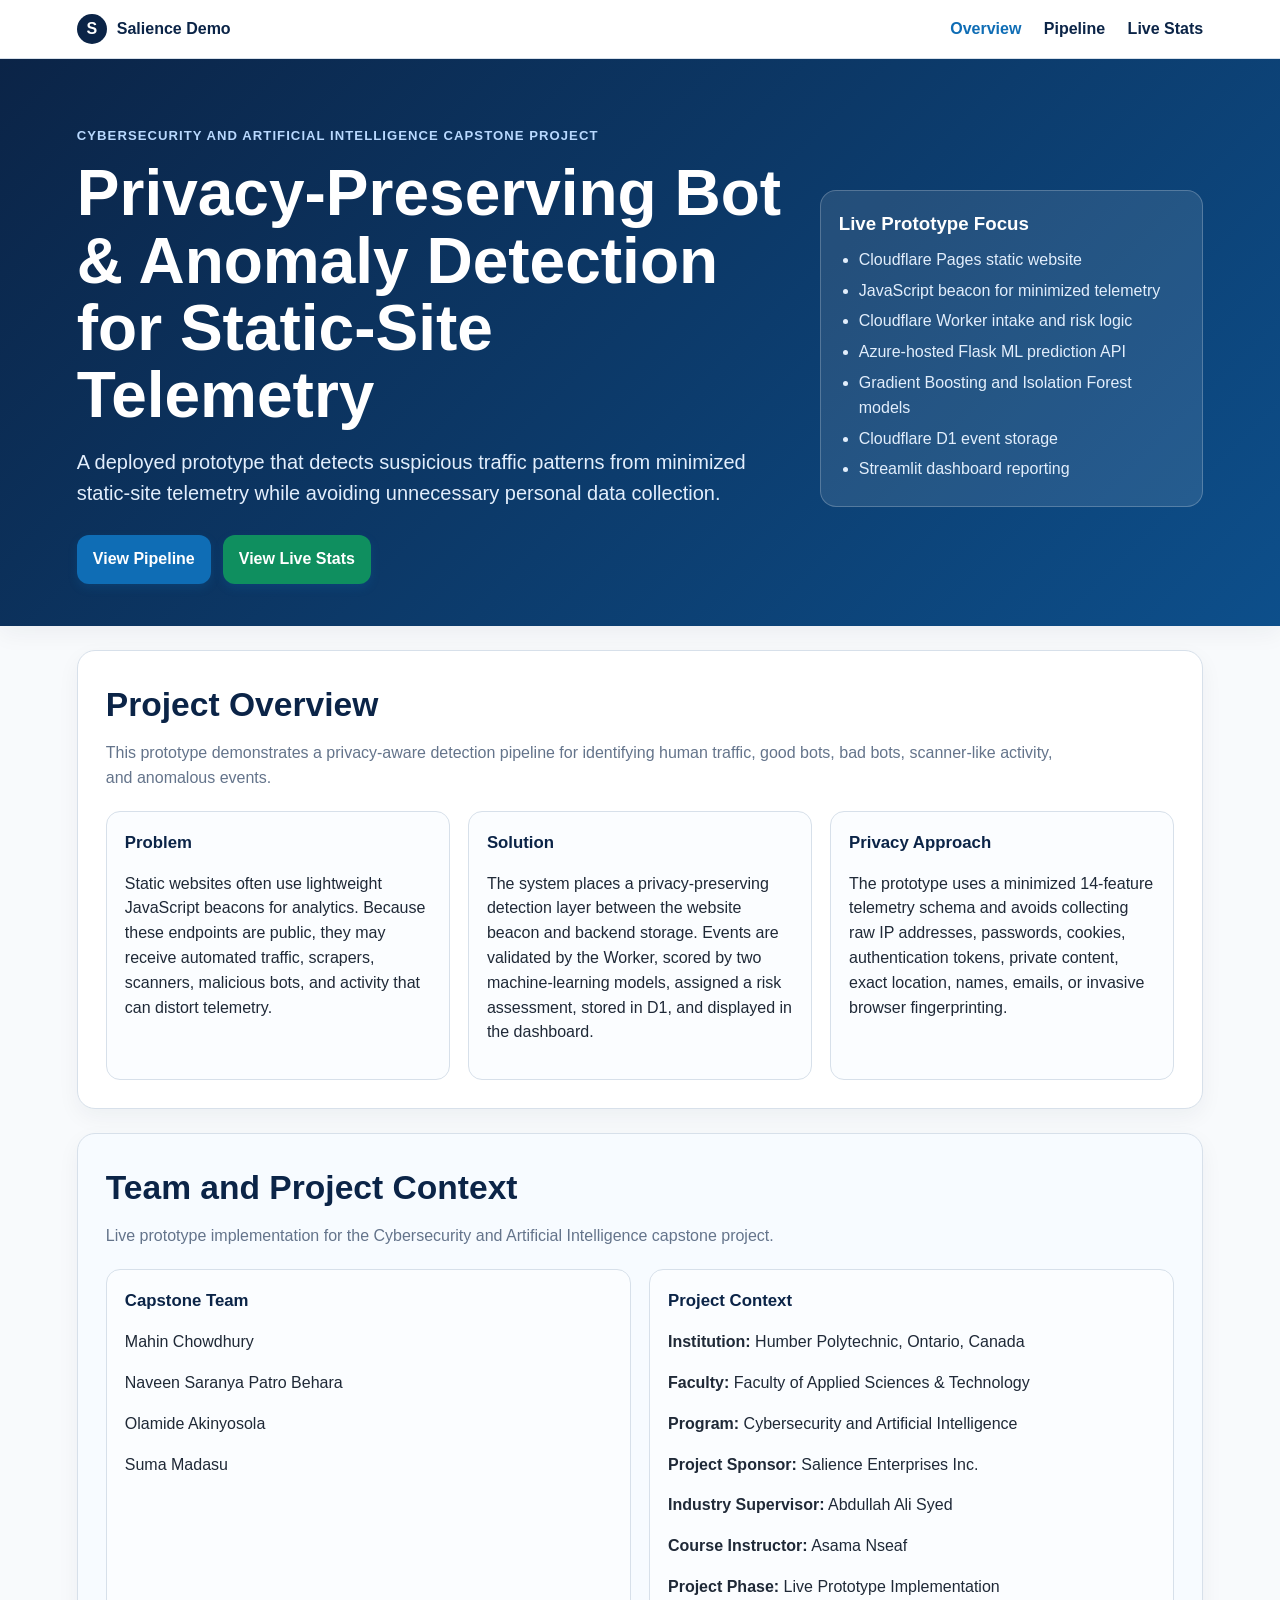
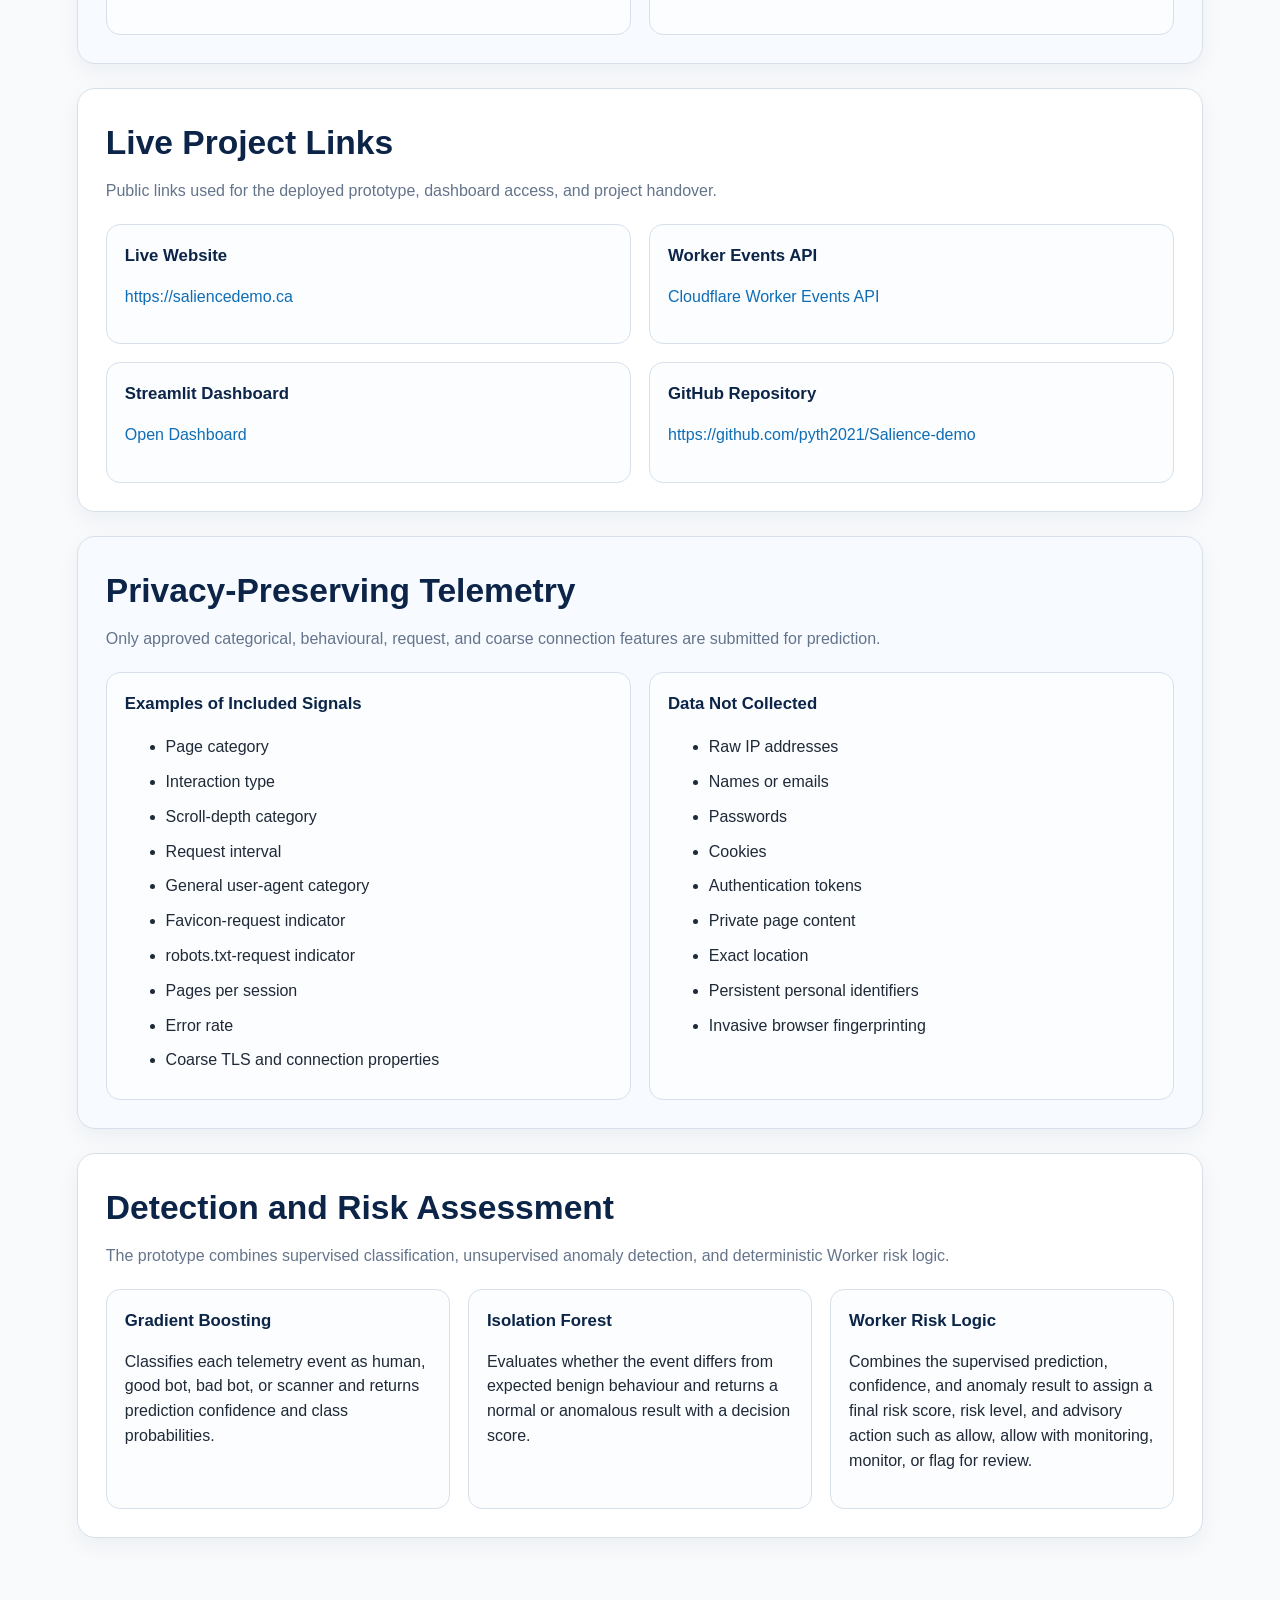
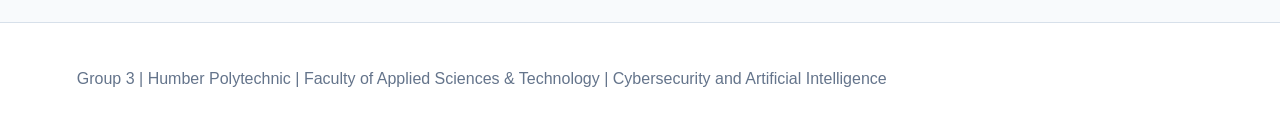
<file: index.html>
<!DOCTYPE html>
<html lang="en">
<head>
  <meta charset="UTF-8" />
  <meta name="viewport" content="width=device-width, initial-scale=1.0" />

  <title>Salience Demo | Privacy-Preserving Bot Detection</title>

  <meta
    name="description"
    content="A privacy-preserving cybersecurity and machine-learning system for detecting bots, scanners, and anomalous traffic on static websites using minimized telemetry."
  />

  <meta
    property="og:title"
    content="Privacy-Preserving Bot & Anomaly Detection for Static-Site Telemetry"
  />

  <meta
    property="og:description"
    content="A privacy-preserving cybersecurity and machine-learning system for detecting bots, scanners, and anomalous traffic on static websites using minimized telemetry."
  />

  <meta
    property="og:type"
    content="website"
  />

  <meta
    property="og:url"
    content="https://saliencedemo.ca/"
  />

  <meta
    property="og:image"
    content="https://saliencedemo.ca/assets/linkedin-preview.png"
  />

  <link rel="stylesheet" href="assets/styles.css" />
</head>
<body>
  <header class="site-header">
    <nav class="navbar">
      <div class="brand">
        <span class="brand-mark">S</span>
        <span>Salience Demo</span>
      </div>

      <div class="nav-links">
        <a class="active" href="index.html">Overview</a>
        <a href="pipeline.html">Pipeline</a>
        <a href="live-stats.html">Live Stats</a>
      </div>
    </nav>
  </header>

  <main>
    <section class="hero">
      <div class="container hero-grid">
        <div>
          <p class="eyebrow">
            Cybersecurity and Artificial Intelligence Capstone Project
          </p>

          <h1>
            Privacy-Preserving Bot &amp; Anomaly Detection for Static-Site Telemetry
          </h1>

          <p class="hero-text">
            A deployed prototype that detects suspicious traffic patterns from
            minimized static-site telemetry while avoiding unnecessary personal
            data collection.
          </p>

          <div class="hero-actions">
            <a class="button primary" href="pipeline.html">
              View Pipeline
            </a>

            <a class="button secondary" href="live-stats.html">
              View Live Stats
            </a>
          </div>
        </div>

        <div class="hero-card">
          <h3>Live Prototype Focus</h3>

          <ul>
            <li>Cloudflare Pages static website</li>
            <li>JavaScript beacon for minimized telemetry</li>
            <li>Cloudflare Worker intake and risk logic</li>
            <li>Azure-hosted Flask ML prediction API</li>
            <li>Gradient Boosting and Isolation Forest models</li>
            <li>Cloudflare D1 event storage</li>
            <li>Streamlit dashboard reporting</li>
          </ul>
        </div>
      </div>
    </section>

    <section class="section">
      <div class="container">
        <h2>Project Overview</h2>

        <p class="section-subtitle">
          This prototype demonstrates a privacy-aware detection pipeline for
          identifying human traffic, good bots, bad bots, scanner-like activity,
          and anomalous events.
        </p>

        <div class="cards-grid three-column">
          <div class="card">
            <h3>Problem</h3>

            <p>
              Static websites often use lightweight JavaScript beacons for
              analytics. Because these endpoints are public, they may receive
              automated traffic, scrapers, scanners, malicious bots, and activity
              that can distort telemetry.
            </p>
          </div>

          <div class="card">
            <h3>Solution</h3>

            <p>
              The system places a privacy-preserving detection layer between the
              website beacon and backend storage. Events are validated by the
              Worker, scored by two machine-learning models, assigned a risk
              assessment, stored in D1, and displayed in the dashboard.
            </p>
          </div>

          <div class="card">
            <h3>Privacy Approach</h3>

            <p>
              The prototype uses a minimized 14-feature telemetry schema and
              avoids collecting raw IP addresses, passwords, cookies,
              authentication tokens, private content, exact location, names,
              emails, or invasive browser fingerprinting.
            </p>
          </div>
        </div>
      </div>
    </section>

    <section class="section light">
      <div class="container">
        <h2>Team and Project Context</h2>

        <p class="section-subtitle">
          Live prototype implementation for the Cybersecurity and Artificial
          Intelligence capstone project.
        </p>

        <div class="cards-grid two-column">
          <div class="card">
            <h3>Capstone Team</h3>

            <p>Mahin Chowdhury</p>
            <p>Naveen Saranya Patro Behara</p>
            <p>Olamide Akinyosola</p>
            <p>Suma Madasu</p>
          </div>

          <div class="card">
            <h3>Project Context</h3>

            <p>
              <strong>Institution:</strong>
              Humber Polytechnic, Ontario, Canada
            </p>

            <p>
              <strong>Faculty:</strong>
              Faculty of Applied Sciences &amp; Technology
            </p>

            <p>
              <strong>Program:</strong>
              Cybersecurity and Artificial Intelligence
            </p>

            <p>
              <strong>Project Sponsor:</strong>
              Salience Enterprises Inc.
            </p>

            <p>
              <strong>Industry Supervisor:</strong>
              Abdullah Ali Syed
            </p>

            <p>
              <strong>Course Instructor:</strong>
              Asama Nseaf
            </p>

            <p>
              <strong>Project Phase:</strong>
              Live Prototype Implementation
            </p>
          </div>
        </div>
      </div>
    </section>

    <section class="section">
      <div class="container">
        <h2>Live Project Links</h2>

        <p class="section-subtitle">
          Public links used for the deployed prototype, dashboard access, and
          project handover.
        </p>

        <div class="cards-grid two-column">
          <div class="card">
            <h3>Live Website</h3>

            <p>
              <a
                href="https://saliencedemo.ca"
                target="_blank"
                rel="noopener noreferrer"
              >
                https://saliencedemo.ca
              </a>
            </p>
          </div>

          <div class="card">
            <h3>Worker Events API</h3>

            <p>
              <a
                href="https://salience-beacon-worker.mahin0710.workers.dev/events"
                target="_blank"
                rel="noopener noreferrer"
              >
                Cloudflare Worker Events API
              </a>
            </p>
          </div>

          <div class="card">
            <h3>Streamlit Dashboard</h3>

            <p>
              <a
                href="https://salience-demo-we5wxbfsagmuuzj3vyjvog.streamlit.app/"
                target="_blank"
                rel="noopener noreferrer"
              >
                Open Dashboard
              </a>
            </p>
          </div>

          <div class="card">
            <h3>GitHub Repository</h3>

            <p>
              <a
                href="https://github.com/pyth2021/Salience-demo"
                target="_blank"
                rel="noopener noreferrer"
              >
                https://github.com/pyth2021/Salience-demo
              </a>
            </p>
          </div>
        </div>
      </div>
    </section>

    <section class="section light">
      <div class="container">
        <h2>Privacy-Preserving Telemetry</h2>

        <p class="section-subtitle">
          Only approved categorical, behavioural, request, and coarse connection
          features are submitted for prediction.
        </p>

        <div class="cards-grid two-column">
          <div class="card">
            <h3>Examples of Included Signals</h3>

            <ul>
              <li>Page category</li>
              <li>Interaction type</li>
              <li>Scroll-depth category</li>
              <li>Request interval</li>
              <li>General user-agent category</li>
              <li>Favicon-request indicator</li>
              <li>robots.txt-request indicator</li>
              <li>Pages per session</li>
              <li>Error rate</li>
              <li>Coarse TLS and connection properties</li>
            </ul>
          </div>

          <div class="card">
            <h3>Data Not Collected</h3>

            <ul>
              <li>Raw IP addresses</li>
              <li>Names or emails</li>
              <li>Passwords</li>
              <li>Cookies</li>
              <li>Authentication tokens</li>
              <li>Private page content</li>
              <li>Exact location</li>
              <li>Persistent personal identifiers</li>
              <li>Invasive browser fingerprinting</li>
            </ul>
          </div>
        </div>
      </div>
    </section>

    <section class="section">
      <div class="container">
        <h2>Detection and Risk Assessment</h2>

        <p class="section-subtitle">
          The prototype combines supervised classification, unsupervised anomaly
          detection, and deterministic Worker risk logic.
        </p>

        <div class="cards-grid three-column">
          <div class="card">
            <h3>Gradient Boosting</h3>

            <p>
              Classifies each telemetry event as human, good bot, bad bot, or
              scanner and returns prediction confidence and class probabilities.
            </p>
          </div>

          <div class="card">
            <h3>Isolation Forest</h3>

            <p>
              Evaluates whether the event differs from expected benign behaviour
              and returns a normal or anomalous result with a decision score.
            </p>
          </div>

          <div class="card">
            <h3>Worker Risk Logic</h3>

            <p>
              Combines the supervised prediction, confidence, and anomaly result
              to assign a final risk score, risk level, and advisory action such
              as allow, allow with monitoring, monitor, or flag for review.
            </p>
          </div>
        </div>
      </div>
    </section>
  </main>

  <footer class="site-footer">
    <div class="container">
      <p>
        Group 3 | Humber Polytechnic | Faculty of Applied Sciences &amp;
        Technology | Cybersecurity and Artificial Intelligence
      </p>
    </div>
  </footer>

  <script src="assets/beacon.js"></script>
</body>
</html>
</file>
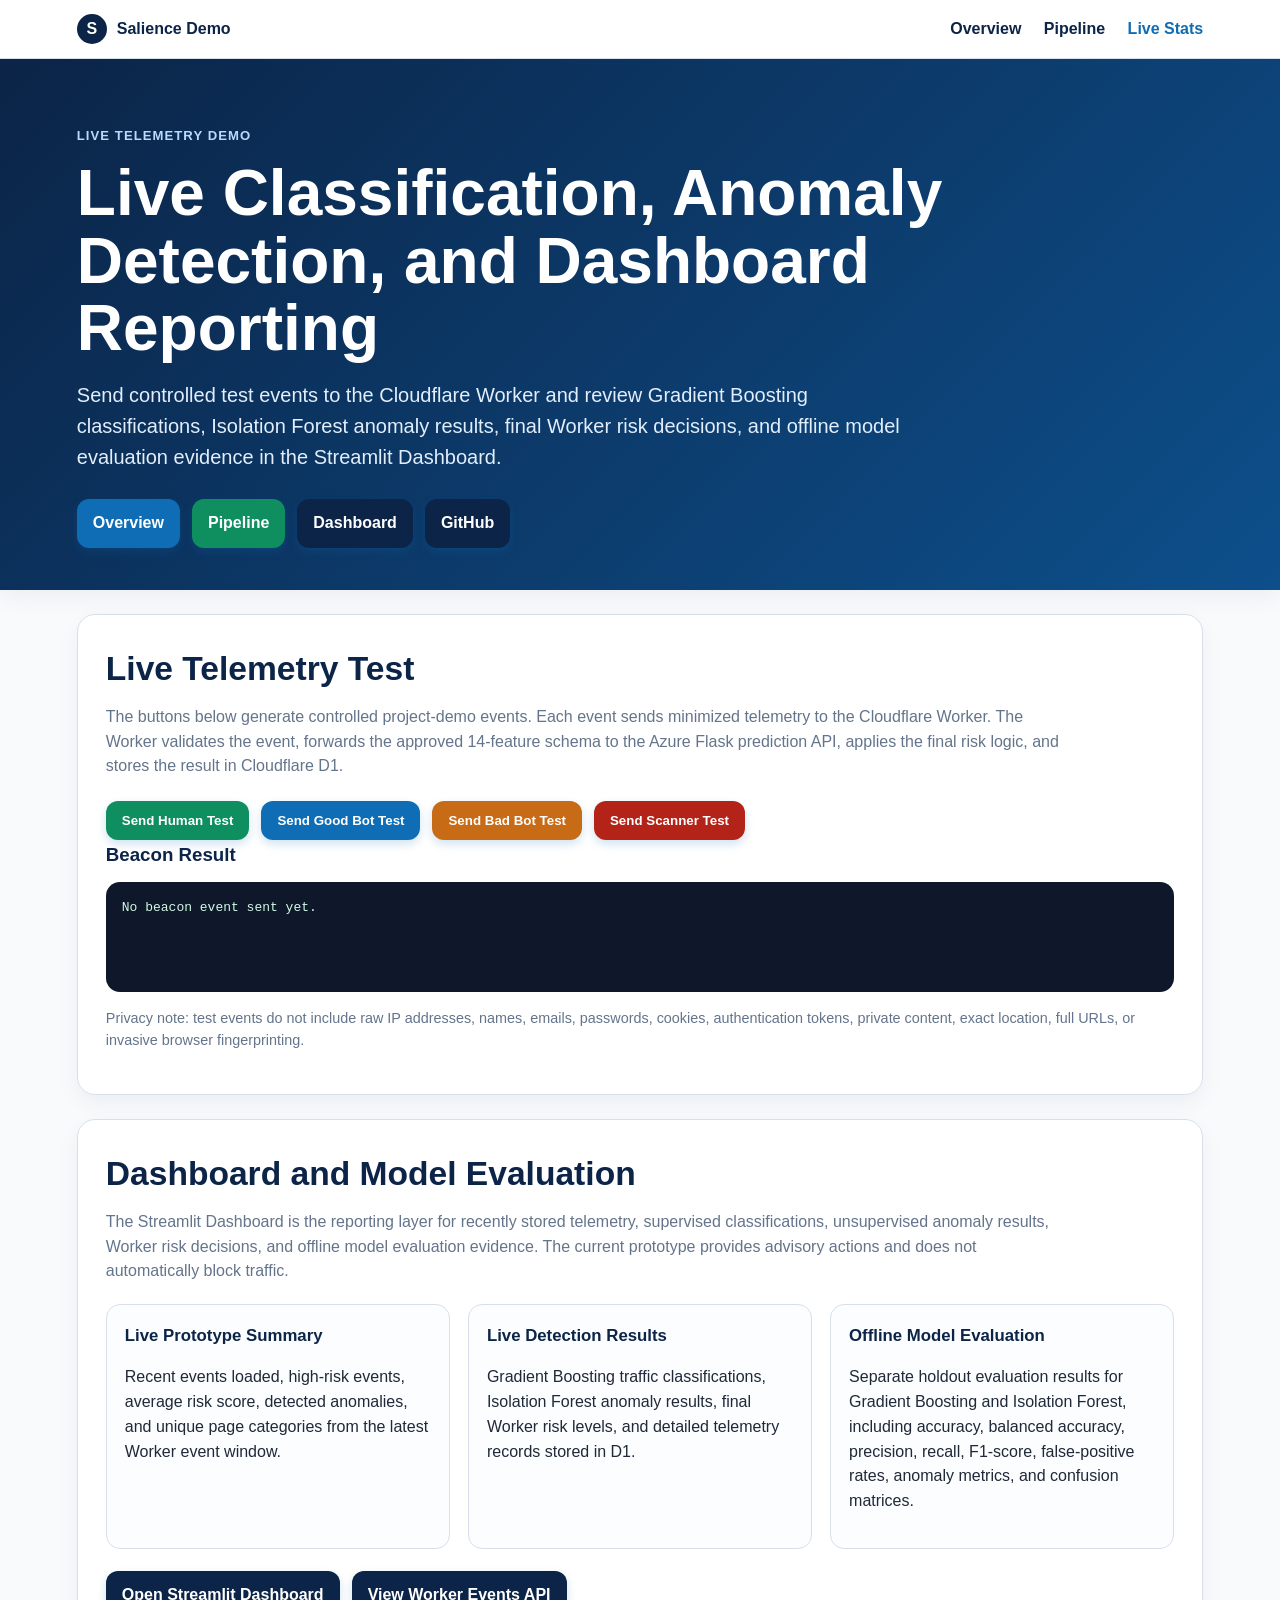
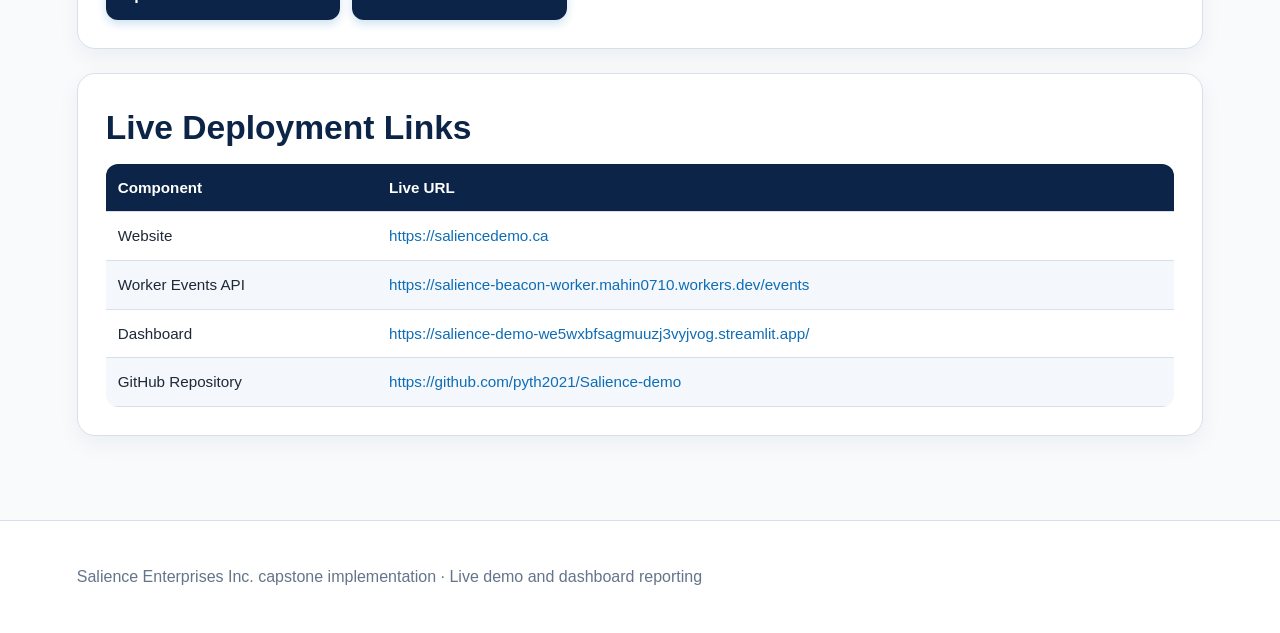
<file: live-stats.html>
<!DOCTYPE html>
<html lang="en">
<head>
  <meta charset="UTF-8" />
  <meta name="viewport" content="width=device-width, initial-scale=1.0" />
  <title>Live Stats | Salience Bot Detection</title>
  <link rel="stylesheet" href="assets/styles.css" />
</head>

<body>
  <header class="site-header">
    <nav class="navbar">
      <div class="brand">
        <span class="brand-mark">S</span>
        <span>Salience Demo</span>
      </div>

      <div class="nav-links">
        <a href="index.html">Overview</a>
        <a href="pipeline.html">Pipeline</a>
        <a class="active" href="live-stats.html">Live Stats</a>
      </div>
    </nav>
  </header>

  <main>
    <section class="hero">
      <div class="container">
        <p class="eyebrow">Live Telemetry Demo</p>

        <h1>Live Classification, Anomaly Detection, and Dashboard Reporting</h1>

        <p class="hero-text">
          Send controlled test events to the Cloudflare Worker and review Gradient Boosting
          classifications, Isolation Forest anomaly results, final Worker risk decisions,
          and offline model evaluation evidence in the Streamlit Dashboard.
        </p>

        <div class="hero-actions">
          <a class="button primary" href="index.html">Overview</a>

          <a class="button secondary" href="pipeline.html">Pipeline</a>

          <a
            class="button-link"
            href="https://salience-demo-we5wxbfsagmuuzj3vyjvog.streamlit.app/"
            target="_blank"
            rel="noopener noreferrer"
          >
            Dashboard
          </a>

          <a
            class="button-link"
            href="https://github.com/pyth2021/Salience-demo"
            target="_blank"
            rel="noopener noreferrer"
          >
            GitHub
          </a>
        </div>
      </div>
    </section>

    <section class="section">
      <div class="container">
        <h2>Live Telemetry Test</h2>

        <p class="section-lead">
          The buttons below generate controlled project-demo events. Each event sends
          minimized telemetry to the Cloudflare Worker. The Worker validates the event,
          forwards the approved 14-feature schema to the Azure Flask prediction API,
          applies the final risk logic, and stores the result in Cloudflare D1.
        </p>

        <div class="button-row">
          <button id="humanButton" class="secondary">
            Send Human Test
          </button>

          <button id="goodBotButton">
            Send Good Bot Test
          </button>

          <button id="badBotButton" class="warning">
            Send Bad Bot Test
          </button>

          <button id="scannerButton" class="danger">
            Send Scanner Test
          </button>
        </div>

        <h3>Beacon Result</h3>

        <pre id="result">No beacon event sent yet.</pre>

        <p class="small">
          Privacy note: test events do not include raw IP addresses, names, emails,
          passwords, cookies, authentication tokens, private content, exact location,
          full URLs, or invasive browser fingerprinting.
        </p>
      </div>
    </section>

    <section class="section">
      <div class="container">
        <h2>Dashboard and Model Evaluation</h2>

        <p class="section-lead">
          The Streamlit Dashboard is the reporting layer for recently stored telemetry,
          supervised classifications, unsupervised anomaly results, Worker risk decisions,
          and offline model evaluation evidence. The current prototype provides advisory
          actions and does not automatically block traffic.
        </p>

        <div class="grid-3">
          <div class="card">
            <h3>Live Prototype Summary</h3>

            <p>
              Recent events loaded, high-risk events, average risk score, detected
              anomalies, and unique page categories from the latest Worker event window.
            </p>
          </div>

          <div class="card">
            <h3>Live Detection Results</h3>

            <p>
              Gradient Boosting traffic classifications, Isolation Forest anomaly results,
              final Worker risk levels, and detailed telemetry records stored in D1.
            </p>
          </div>

          <div class="card">
            <h3>Offline Model Evaluation</h3>

            <p>
              Separate holdout evaluation results for Gradient Boosting and Isolation
              Forest, including accuracy, balanced accuracy, precision, recall, F1-score,
              false-positive rates, anomaly metrics, and confusion matrices.
            </p>
          </div>
        </div>

        <div class="button-row">
          <a
            class="button-link"
            href="https://salience-demo-we5wxbfsagmuuzj3vyjvog.streamlit.app/"
            target="_blank"
            rel="noopener noreferrer"
          >
            Open Streamlit Dashboard
          </a>

          <a
            class="button-link"
            href="https://salience-beacon-worker.mahin0710.workers.dev/events"
            target="_blank"
            rel="noopener noreferrer"
          >
            View Worker Events API
          </a>
        </div>
      </div>
    </section>

    <section class="section">
      <div class="container">
        <h2>Live Deployment Links</h2>

        <table>
          <thead>
            <tr>
              <th>Component</th>
              <th>Live URL</th>
            </tr>
          </thead>

          <tbody>
            <tr>
              <td>Website</td>

              <td>
                <a
                  href="https://saliencedemo.ca"
                  target="_blank"
                  rel="noopener noreferrer"
                >
                  https://saliencedemo.ca
                </a>
              </td>
            </tr>

            <tr>
              <td>Worker Events API</td>

              <td>
                <a
                  href="https://salience-beacon-worker.mahin0710.workers.dev/events"
                  target="_blank"
                  rel="noopener noreferrer"
                >
                  https://salience-beacon-worker.mahin0710.workers.dev/events
                </a>
              </td>
            </tr>

            <tr>
              <td>Dashboard</td>

              <td>
                <a
                  href="https://salience-demo-we5wxbfsagmuuzj3vyjvog.streamlit.app/"
                  target="_blank"
                  rel="noopener noreferrer"
                >
                  https://salience-demo-we5wxbfsagmuuzj3vyjvog.streamlit.app/
                </a>
              </td>
            </tr>

            <tr>
              <td>GitHub Repository</td>

              <td>
                <a
                  href="https://github.com/pyth2021/Salience-demo"
                  target="_blank"
                  rel="noopener noreferrer"
                >
                  https://github.com/pyth2021/Salience-demo
                </a>
              </td>
            </tr>
          </tbody>
        </table>
      </div>
    </section>
  </main>

  <footer class="site-footer">
    <div class="container">
      <p>
        Salience Enterprises Inc. capstone implementation · Live demo and dashboard reporting
      </p>
    </div>
  </footer>

  <script src="assets/beacon.js"></script>
</body>
</html>
</file>
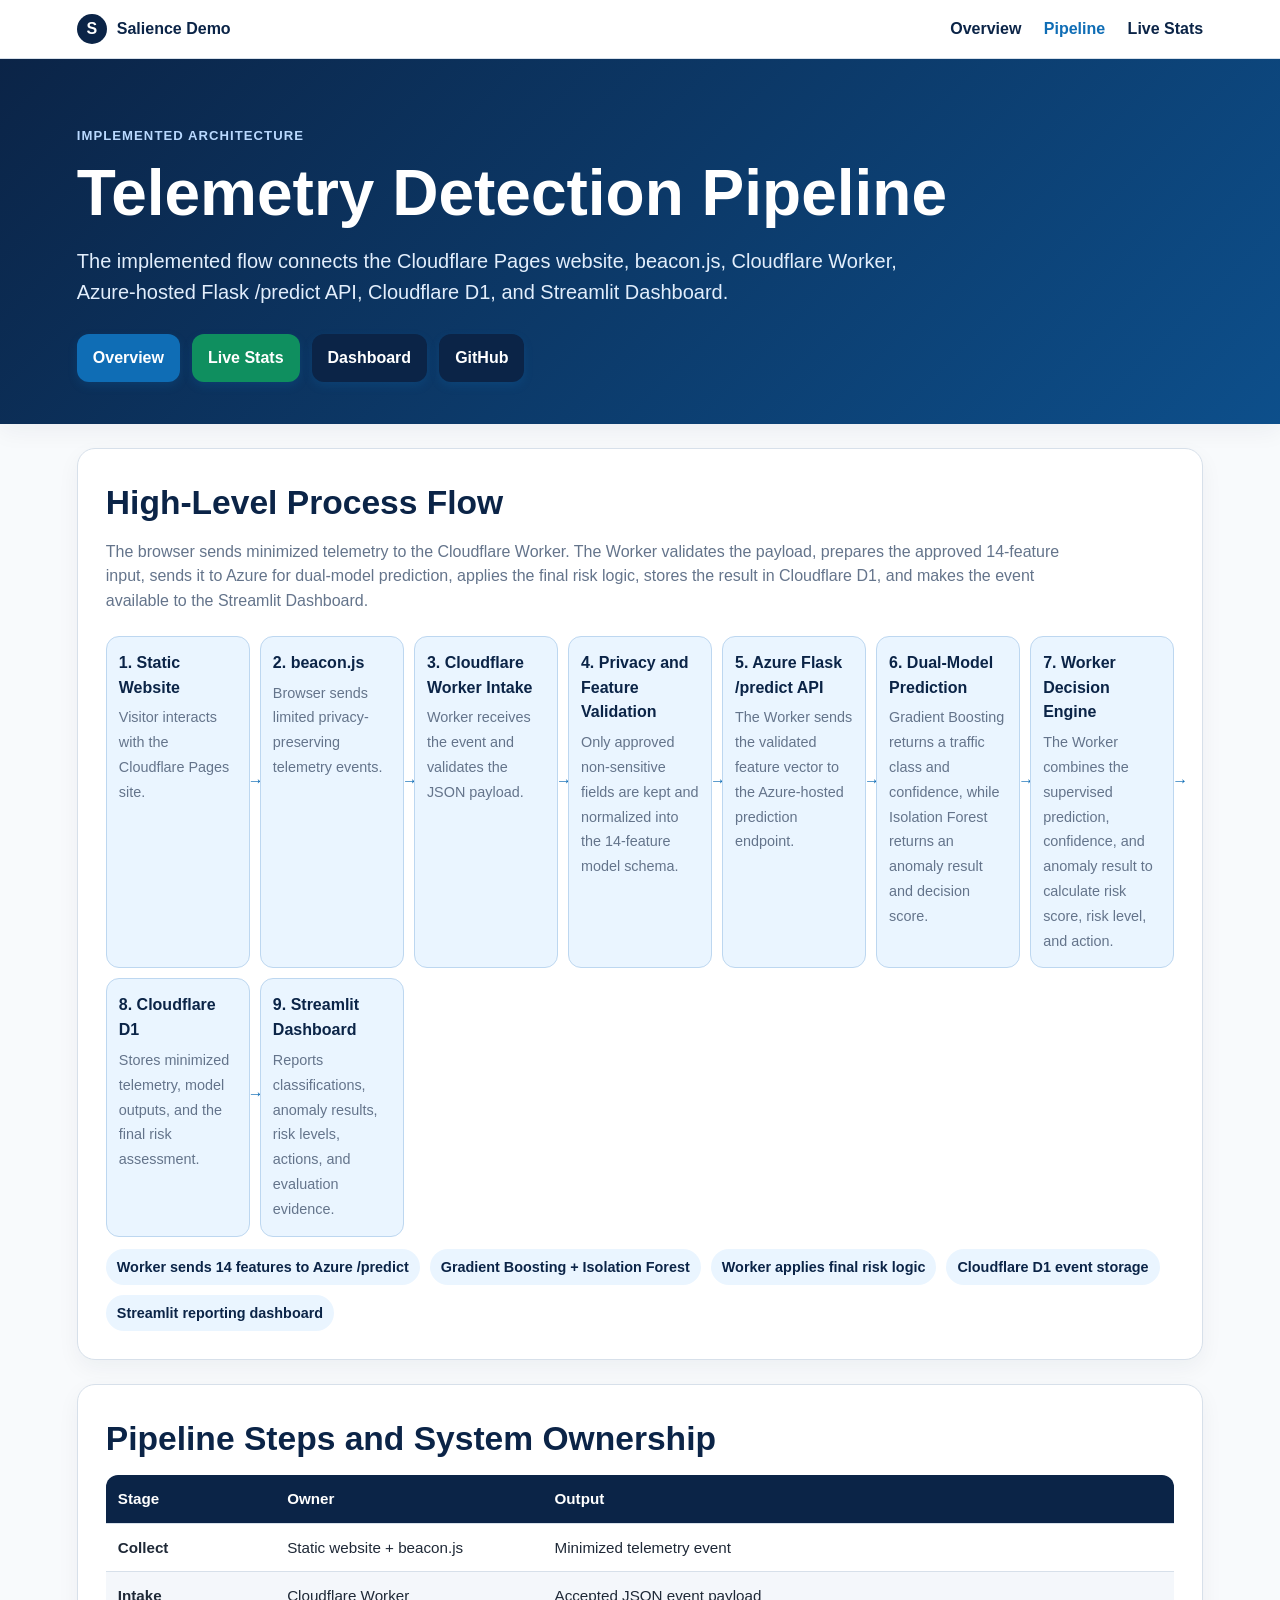
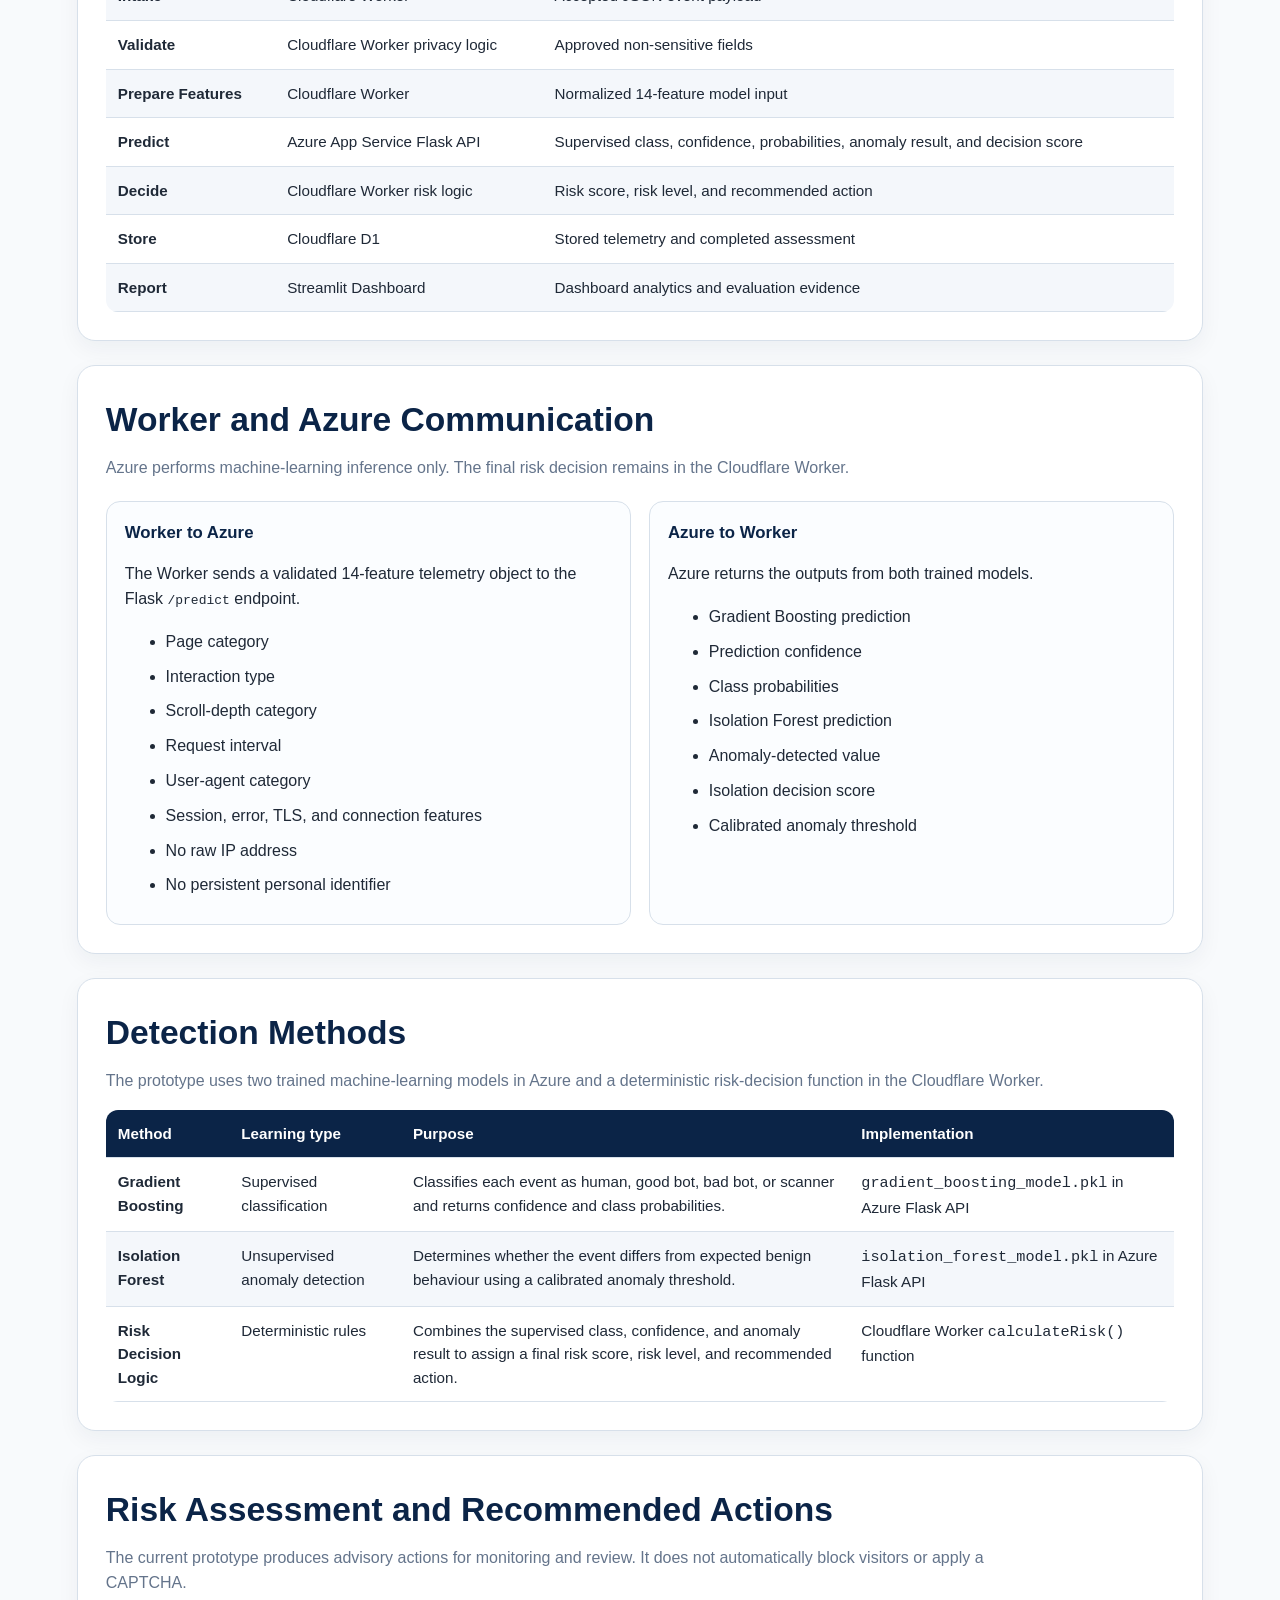
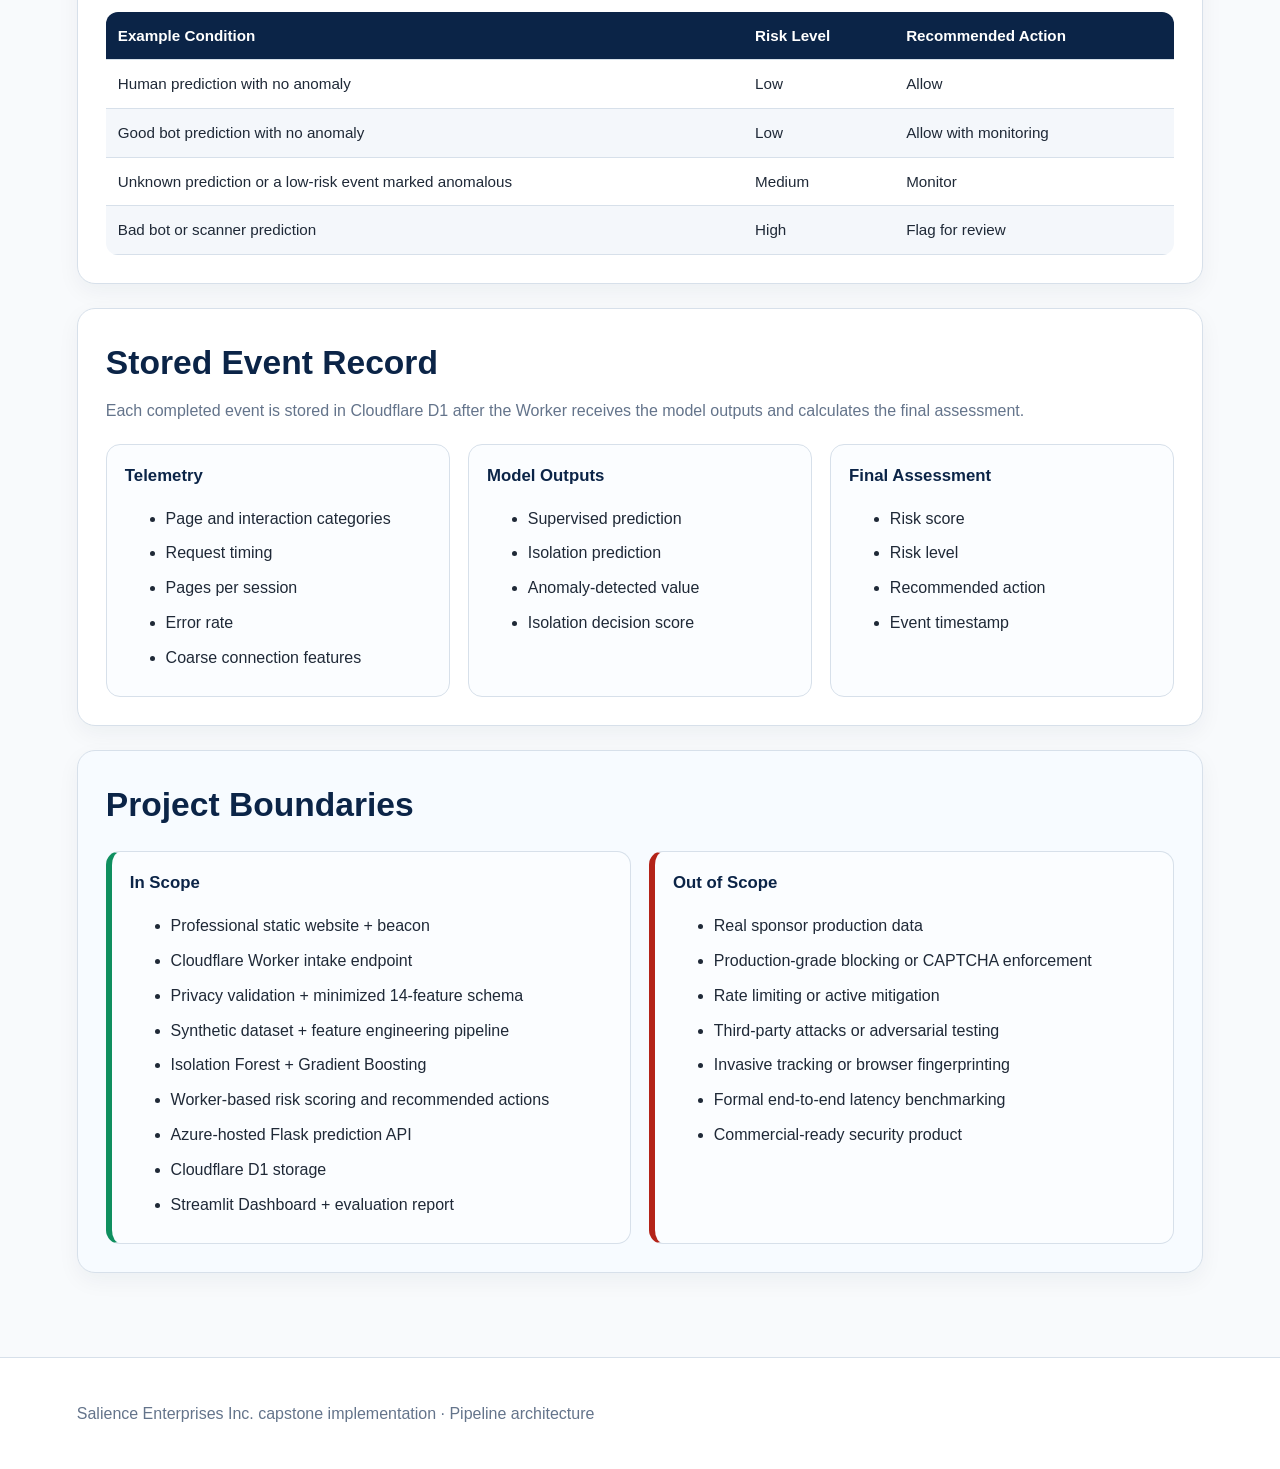
<file: pipeline.html>
<!DOCTYPE html>
<html lang="en">
<head>
  <meta charset="UTF-8" />
  <meta name="viewport" content="width=device-width, initial-scale=1.0" />
  <title>Pipeline Architecture | Salience Bot Detection</title>
  <link rel="stylesheet" href="assets/styles.css" />
</head>

<body>
  <header class="site-header">
    <nav class="navbar">
      <div class="brand">
        <span class="brand-mark">S</span>
        <span>Salience Demo</span>
      </div>

      <div class="nav-links">
        <a href="index.html">Overview</a>
        <a class="active" href="pipeline.html">Pipeline</a>
        <a href="live-stats.html">Live Stats</a>
      </div>
    </nav>
  </header>

  <main>
    <section class="hero">
      <div class="container">
        <p class="eyebrow">Implemented Architecture</p>

        <h1>Telemetry Detection Pipeline</h1>

        <p class="hero-text">
          The implemented flow connects the Cloudflare Pages website,
          beacon.js, Cloudflare Worker, Azure-hosted Flask /predict API,
          Cloudflare D1, and Streamlit Dashboard.
        </p>

        <div class="hero-actions">
          <a class="button primary" href="index.html">
            Overview
          </a>

          <a class="button secondary" href="live-stats.html">
            Live Stats
          </a>

          <a
            class="button-link"
            href="https://salience-demo-we5wxbfsagmuuzj3vyjvog.streamlit.app/"
            target="_blank"
            rel="noopener noreferrer"
          >
            Dashboard
          </a>

          <a
            class="button-link"
            href="https://github.com/pyth2021/Salience-demo"
            target="_blank"
            rel="noopener noreferrer"
          >
            GitHub
          </a>
        </div>
      </div>
    </section>

    <section class="section">
      <div class="container">
        <h2>High-Level Process Flow</h2>

        <p class="section-lead">
          The browser sends minimized telemetry to the Cloudflare Worker.
          The Worker validates the payload, prepares the approved 14-feature
          input, sends it to Azure for dual-model prediction, applies the final
          risk logic, stores the result in Cloudflare D1, and makes the event
          available to the Streamlit Dashboard.
        </p>

        <div class="flow">
          <div class="flow-step">
            <strong>1. Static Website</strong>
            <span>
              Visitor interacts with the Cloudflare Pages site.
            </span>
          </div>

          <div class="flow-step">
            <strong>2. beacon.js</strong>
            <span>
              Browser sends limited privacy-preserving telemetry events.
            </span>
          </div>

          <div class="flow-step">
            <strong>3. Cloudflare Worker Intake</strong>
            <span>
              Worker receives the event and validates the JSON payload.
            </span>
          </div>

          <div class="flow-step">
            <strong>4. Privacy and Feature Validation</strong>
            <span>
              Only approved non-sensitive fields are kept and normalized into
              the 14-feature model schema.
            </span>
          </div>

          <div class="flow-step">
            <strong>5. Azure Flask /predict API</strong>
            <span>
              The Worker sends the validated feature vector to the Azure-hosted
              prediction endpoint.
            </span>
          </div>

          <div class="flow-step">
            <strong>6. Dual-Model Prediction</strong>
            <span>
              Gradient Boosting returns a traffic class and confidence, while
              Isolation Forest returns an anomaly result and decision score.
            </span>
          </div>

          <div class="flow-step">
            <strong>7. Worker Decision Engine</strong>
            <span>
              The Worker combines the supervised prediction, confidence, and
              anomaly result to calculate risk score, risk level, and action.
            </span>
          </div>

          <div class="flow-step">
            <strong>8. Cloudflare D1</strong>
            <span>
              Stores minimized telemetry, model outputs, and the final risk
              assessment.
            </span>
          </div>

          <div class="flow-step">
            <strong>9. Streamlit Dashboard</strong>
            <span>
              Reports classifications, anomaly results, risk levels, actions,
              and evaluation evidence.
            </span>
          </div>
        </div>

        <div class="pill-row">
          <span class="pill">
            Worker sends 14 features to Azure /predict
          </span>

          <span class="pill">
            Gradient Boosting + Isolation Forest
          </span>

          <span class="pill">
            Worker applies final risk logic
          </span>

          <span class="pill">
            Cloudflare D1 event storage
          </span>

          <span class="pill">
            Streamlit reporting dashboard
          </span>
        </div>
      </div>
    </section>

    <section class="section">
      <div class="container">
        <h2>Pipeline Steps and System Ownership</h2>

        <table>
          <thead>
            <tr>
              <th>Stage</th>
              <th>Owner</th>
              <th>Output</th>
            </tr>
          </thead>

          <tbody>
            <tr>
              <td>
                <strong>Collect</strong>
              </td>
              <td>
                Static website + beacon.js
              </td>
              <td>
                Minimized telemetry event
              </td>
            </tr>

            <tr>
              <td>
                <strong>Intake</strong>
              </td>
              <td>
                Cloudflare Worker
              </td>
              <td>
                Accepted JSON event payload
              </td>
            </tr>

            <tr>
              <td>
                <strong>Validate</strong>
              </td>
              <td>
                Cloudflare Worker privacy logic
              </td>
              <td>
                Approved non-sensitive fields
              </td>
            </tr>

            <tr>
              <td>
                <strong>Prepare Features</strong>
              </td>
              <td>
                Cloudflare Worker
              </td>
              <td>
                Normalized 14-feature model input
              </td>
            </tr>

            <tr>
              <td>
                <strong>Predict</strong>
              </td>
              <td>
                Azure App Service Flask API
              </td>
              <td>
                Supervised class, confidence, probabilities, anomaly result,
                and decision score
              </td>
            </tr>

            <tr>
              <td>
                <strong>Decide</strong>
              </td>
              <td>
                Cloudflare Worker risk logic
              </td>
              <td>
                Risk score, risk level, and recommended action
              </td>
            </tr>

            <tr>
              <td>
                <strong>Store</strong>
              </td>
              <td>
                Cloudflare D1
              </td>
              <td>
                Stored telemetry and completed assessment
              </td>
            </tr>

            <tr>
              <td>
                <strong>Report</strong>
              </td>
              <td>
                Streamlit Dashboard
              </td>
              <td>
                Dashboard analytics and evaluation evidence
              </td>
            </tr>
          </tbody>
        </table>
      </div>
    </section>

    <section class="section">
      <div class="container">
        <h2>Worker and Azure Communication</h2>

        <p class="section-lead">
          Azure performs machine-learning inference only. The final risk
          decision remains in the Cloudflare Worker.
        </p>

        <div class="cards-grid two-column">
          <div class="card">
            <h3>Worker to Azure</h3>

            <p>
              The Worker sends a validated 14-feature telemetry object to the
              Flask <code>/predict</code> endpoint.
            </p>

            <ul>
              <li>Page category</li>
              <li>Interaction type</li>
              <li>Scroll-depth category</li>
              <li>Request interval</li>
              <li>User-agent category</li>
              <li>Session, error, TLS, and connection features</li>
              <li>No raw IP address</li>
              <li>No persistent personal identifier</li>
            </ul>
          </div>

          <div class="card">
            <h3>Azure to Worker</h3>

            <p>
              Azure returns the outputs from both trained models.
            </p>

            <ul>
              <li>Gradient Boosting prediction</li>
              <li>Prediction confidence</li>
              <li>Class probabilities</li>
              <li>Isolation Forest prediction</li>
              <li>Anomaly-detected value</li>
              <li>Isolation decision score</li>
              <li>Calibrated anomaly threshold</li>
            </ul>
          </div>
        </div>
      </div>
    </section>

    <section class="section">
      <div class="container">
        <h2>Detection Methods</h2>

        <p class="section-lead">
          The prototype uses two trained machine-learning models in Azure and a
          deterministic risk-decision function in the Cloudflare Worker.
        </p>

        <table>
          <thead>
            <tr>
              <th>Method</th>
              <th>Learning type</th>
              <th>Purpose</th>
              <th>Implementation</th>
            </tr>
          </thead>

          <tbody>
            <tr>
              <td>
                <strong>Gradient Boosting</strong>
              </td>
              <td>
                Supervised classification
              </td>
              <td>
                Classifies each event as human, good bot, bad bot, or scanner
                and returns confidence and class probabilities.
              </td>
              <td>
                <code>gradient_boosting_model.pkl</code> in Azure Flask API
              </td>
            </tr>

            <tr>
              <td>
                <strong>Isolation Forest</strong>
              </td>
              <td>
                Unsupervised anomaly detection
              </td>
              <td>
                Determines whether the event differs from expected benign
                behaviour using a calibrated anomaly threshold.
              </td>
              <td>
                <code>isolation_forest_model.pkl</code> in Azure Flask API
              </td>
            </tr>

            <tr>
              <td>
                <strong>Risk Decision Logic</strong>
              </td>
              <td>
                Deterministic rules
              </td>
              <td>
                Combines the supervised class, confidence, and anomaly result
                to assign a final risk score, risk level, and recommended
                action.
              </td>
              <td>
                Cloudflare Worker <code>calculateRisk()</code> function
              </td>
            </tr>
          </tbody>
        </table>
      </div>
    </section>

    <section class="section">
      <div class="container">
        <h2>Risk Assessment and Recommended Actions</h2>

        <p class="section-lead">
          The current prototype produces advisory actions for monitoring and
          review. It does not automatically block visitors or apply a CAPTCHA.
        </p>

        <table>
          <thead>
            <tr>
              <th>Example Condition</th>
              <th>Risk Level</th>
              <th>Recommended Action</th>
            </tr>
          </thead>

          <tbody>
            <tr>
              <td>
                Human prediction with no anomaly
              </td>
              <td>
                Low
              </td>
              <td>
                Allow
              </td>
            </tr>

            <tr>
              <td>
                Good bot prediction with no anomaly
              </td>
              <td>
                Low
              </td>
              <td>
                Allow with monitoring
              </td>
            </tr>

            <tr>
              <td>
                Unknown prediction or a low-risk event marked anomalous
              </td>
              <td>
                Medium
              </td>
              <td>
                Monitor
              </td>
            </tr>

            <tr>
              <td>
                Bad bot or scanner prediction
              </td>
              <td>
                High
              </td>
              <td>
                Flag for review
              </td>
            </tr>
          </tbody>
        </table>
      </div>
    </section>

    <section class="section">
      <div class="container">
        <h2>Stored Event Record</h2>

        <p class="section-lead">
          Each completed event is stored in Cloudflare D1 after the Worker
          receives the model outputs and calculates the final assessment.
        </p>

        <div class="cards-grid three-column">
          <div class="card">
            <h3>Telemetry</h3>

            <ul>
              <li>Page and interaction categories</li>
              <li>Request timing</li>
              <li>Pages per session</li>
              <li>Error rate</li>
              <li>Coarse connection features</li>
            </ul>
          </div>

          <div class="card">
            <h3>Model Outputs</h3>

            <ul>
              <li>Supervised prediction</li>
              <li>Isolation prediction</li>
              <li>Anomaly-detected value</li>
              <li>Isolation decision score</li>
            </ul>
          </div>

          <div class="card">
            <h3>Final Assessment</h3>

            <ul>
              <li>Risk score</li>
              <li>Risk level</li>
              <li>Recommended action</li>
              <li>Event timestamp</li>
            </ul>
          </div>
        </div>
      </div>
    </section>

    <section class="section light">
      <div class="container">
        <h2>Project Boundaries</h2>

        <div class="grid-2">
          <div class="card include">
            <h3>In Scope</h3>

            <ul>
              <li>Professional static website + beacon</li>
              <li>Cloudflare Worker intake endpoint</li>
              <li>Privacy validation + minimized 14-feature schema</li>
              <li>Synthetic dataset + feature engineering pipeline</li>
              <li>Isolation Forest + Gradient Boosting</li>
              <li>Worker-based risk scoring and recommended actions</li>
              <li>Azure-hosted Flask prediction API</li>
              <li>Cloudflare D1 storage</li>
              <li>Streamlit Dashboard + evaluation report</li>
            </ul>
          </div>

          <div class="card exclude">
            <h3>Out of Scope</h3>

            <ul>
              <li>Real sponsor production data</li>
              <li>Production-grade blocking or CAPTCHA enforcement</li>
              <li>Rate limiting or active mitigation</li>
              <li>Third-party attacks or adversarial testing</li>
              <li>Invasive tracking or browser fingerprinting</li>
              <li>Formal end-to-end latency benchmarking</li>
              <li>Commercial-ready security product</li>
            </ul>
          </div>
        </div>
      </div>
    </section>
  </main>

  <footer class="site-footer">
    <div class="container">
      <p>
        Salience Enterprises Inc. capstone implementation · Pipeline architecture
      </p>
    </div>
  </footer>
</body>
</html>
</file>
<file: assets/styles.css>
:root {
    --navy: #0b2447;
    --blue: #0f6db5;
    --sky: #eaf5ff;
    --green: #0f8f5f;
    --teal: #0b8f8f;
    --orange: #c76b16;
    --red: #b42318;
    --text: #1f2937;
    --muted: #64748b;
    --border: #d7e0ea;
    --bg: #f8fafc;
    --white: #ffffff;
}

* {
    box-sizing: border-box;
}

body {
    margin: 0;
    font-family: Arial, Helvetica, sans-serif;
    background: var(--bg);
    color: var(--text);
    line-height: 1.55;
}

a {
    color: var(--blue);
    text-decoration: none;
}

a:hover {
    text-decoration: underline;
}

.container {
    max-width: 1180px;
    margin: 0 auto;
}

/* Header / Navigation */
.site-header {
    background: var(--white);
    color: var(--text);
    padding: 0;
}

.navbar {
    display: flex;
    justify-content: space-between;
    align-items: center;
    padding: 14px 6vw;
    background: var(--white);
    border-bottom: 1px solid var(--border);
    position: sticky;
    top: 0;
    z-index: 10;
}

.brand {
    display: flex;
    align-items: center;
    gap: 10px;
    font-weight: 800;
    color: var(--navy);
}

.brand-mark {
    display: inline-flex;
    align-items: center;
    justify-content: center;
    background: var(--navy);
    color: var(--white);
    width: 30px;
    height: 30px;
    border-radius: 50%;
}

.nav-links a {
    margin-left: 18px;
    font-weight: 700;
    color: var(--navy);
    white-space: nowrap;
}

.nav-links a.active {
    color: var(--blue);
}

/* Main layout */
main {
    padding: 34px 6vw 60px;
}

section,
.section {
    background: var(--white);
    border: 1px solid var(--border);
    border-radius: 18px;
    padding: 28px;
    margin-bottom: 24px;
    box-shadow: 0 8px 22px rgba(15, 35, 65, 0.05);
}

.section.light {
    background: #f7fbff;
}

h1 {
    font-size: clamp(2rem, 5vw, 4.1rem);
    line-height: 1.05;
    margin: 0 0 18px;
    max-width: 1080px;
    color: var(--navy);
}

h2 {
    margin: 0 0 10px;
    color: var(--navy);
    font-size: clamp(1.45rem, 3vw, 2.1rem);
}

h3 {
    margin: 0 0 8px;
    color: var(--navy);
}

.section-subtitle,
.section-lead {
    color: var(--muted);
    margin-top: 0;
    max-width: 960px;
}

/* Hero */
.hero {
    background: linear-gradient(135deg, var(--navy), #0d4f8b);
    color: var(--white);
    border: 0;
    border-radius: 0;
    margin: -34px -6vw 24px;
    padding: 54px 6vw 42px;
}

.hero .container {
    max-width: 1180px;
}

.hero-grid {
    display: grid;
    grid-template-columns: 1.5fr 0.8fr;
    gap: 24px;
    align-items: center;
}

.hero h1 {
    color: var(--white);
}

.eyebrow {
    text-transform: uppercase;
    letter-spacing: 0.08em;
    font-size: 0.82rem;
    color: var(--blue);
    font-weight: 700;
    margin-bottom: 14px;
}

.hero .eyebrow {
    color: #b9d9ff;
}

.hero-text,
.hero-subtitle {
    font-size: clamp(1rem, 2vw, 1.25rem);
    max-width: 850px;
    color: var(--muted);
    margin: 0 0 26px;
}

.hero .hero-text,
.hero .hero-subtitle {
    color: #e2eefc;
}

.hero-card {
    background: rgba(255, 255, 255, 0.1);
    border: 1px solid rgba(255, 255, 255, 0.22);
    border-radius: 16px;
    padding: 18px;
}

.hero-card h3 {
    color: var(--white);
}

.hero-card li {
    color: #e2eefc;
}

.hero-card strong {
    display: block;
    color: #fff;
}

.hero-card span {
    color: #d9e9ff;
    font-size: 0.95rem;
}

.hero-actions,
.button-row {
    display: flex;
    gap: 12px;
    flex-wrap: wrap;
    margin-top: 22px;
}

/* Buttons */
button,
.button,
.button-link {
    border: 0;
    border-radius: 12px;
    padding: 12px 16px;
    font-weight: 800;
    cursor: pointer;
    color: white;
    background: var(--blue);
    box-shadow: 0 4px 10px rgba(15, 109, 181, 0.2);
    display: inline-block;
}

.button.primary {
    background: var(--blue);
}

.button.secondary,
button.secondary {
    background: var(--green);
}

button.warning {
    background: var(--orange);
}

button.danger {
    background: var(--red);
}

.button-link {
    background: var(--navy);
}

.button:hover,
.button-link:hover {
    text-decoration: none;
    opacity: 0.92;
}

/* Grids and cards */
.cards-grid,
.grid-2,
.grid-3,
.grid-4 {
    display: grid;
    gap: 18px;
    margin-top: 20px;
}

.two-column,
.grid-2 {
    grid-template-columns: repeat(2, minmax(0, 1fr));
}

.three-column,
.grid-3 {
    grid-template-columns: repeat(3, minmax(0, 1fr));
}

.grid-4 {
    grid-template-columns: repeat(4, minmax(0, 1fr));
}

.card {
    background: #fbfdff;
    border: 1px solid var(--border);
    border-radius: 14px;
    padding: 18px;
}

.card h3 {
    font-size: 1.05rem;
}

.card ol,
.card ul {
    margin-top: 1rem;
    padding-left: 1.3rem;
    line-height: 1.8;
}

.card li {
    margin-bottom: 0.35rem;
}

/* Pills */
.pill-row {
    display: flex;
    flex-wrap: wrap;
    gap: 10px;
    margin-top: 12px;
}

.pill {
    border-radius: 999px;
    background: var(--sky);
    color: var(--navy);
    padding: 7px 11px;
    font-size: 0.9rem;
    font-weight: 700;
}

/* Pipeline flow */
.flow {
    display: grid;
    grid-template-columns: repeat(7, minmax(110px, 1fr));
    gap: 10px;
    align-items: stretch;
    margin-top: 22px;
}

.flow-step {
    background: var(--sky);
    border: 1px solid #bdd7f0;
    border-radius: 13px;
    padding: 14px 12px;
    min-height: 104px;
    position: relative;
}

.flow-step:not(:last-child)::after {
    content: "→";
    position: absolute;
    right: -15px;
    top: 40%;
    font-weight: 900;
    color: var(--blue);
}

.flow-step strong {
    display: block;
    color: var(--navy);
    margin-bottom: 5px;
}

.flow-step span {
    color: var(--muted);
    font-size: 0.9rem;
}

/* Scope cards */
.include {
    border-left: 6px solid var(--green);
}

.exclude {
    border-left: 6px solid var(--red);
}

ul {
    margin: 10px 0 0 20px;
    padding: 0;
}

li {
    margin: 6px 0;
}

/* Code / output */
pre {
    background: #0f172a;
    color: #d1fae5;
    border-radius: 14px;
    padding: 16px;
    overflow-x: auto;
    min-height: 110px;
}

/* Tables */
table {
    width: 100%;
    border-collapse: collapse;
    overflow: hidden;
    border-radius: 12px;
    font-size: 0.95rem;
}

th,
td {
    padding: 12px;
    border-bottom: 1px solid var(--border);
    text-align: left;
    vertical-align: top;
}

th {
    background: var(--navy);
    color: white;
}

tr:nth-child(even) td {
    background: #f4f7fb;
}

.small {
    color: var(--muted);
    font-size: 0.9rem;
}

/* Live Stats page hero readability fix */
.live-hero,
.stats-hero {
    background: linear-gradient(135deg, var(--navy), #0d4f8b);
    color: #ffffff;
    border: 0;
    border-radius: 0;
    margin: -34px -6vw 24px;
    padding: 54px 6vw 42px;
}

.live-hero h1,
.stats-hero h1 {
    color: #ffffff;
}

.live-hero .eyebrow,
.stats-hero .eyebrow {
    color: #b9d9ff;
}

.live-hero .hero-text,
.live-hero .hero-subtitle,
.stats-hero .hero-text,
.stats-hero .hero-subtitle {
    color: #e2eefc;
}

/* Footer */
.site-footer,
footer {
    padding: 28px 6vw;
    color: var(--muted);
    border-top: 1px solid var(--border);
    background: #ffffff;
}

/* Responsive */
@media (max-width: 1100px) {
    .grid-4 {
        grid-template-columns: repeat(2, minmax(0, 1fr));
    }

    .flow {
        grid-template-columns: 1fr;
    }

    .flow-step:not(:last-child)::after {
        content: "↓";
        right: 50%;
        top: auto;
        bottom: -22px;
    }
}

@media (max-width: 900px) {
    .hero-grid,
    .two-column,
    .three-column,
    .grid-2,
    .grid-3 {
        grid-template-columns: 1fr;
    }

    .navbar {
        flex-direction: column;
        align-items: flex-start;
        gap: 10px;
    }

    .nav-links a {
        margin-left: 0;
        margin-right: 14px;
    }
}

@media (max-width: 760px) {
    .grid-4 {
        grid-template-columns: 1fr;
    }

    .navbar {
        position: static;
    }
}
</file>
